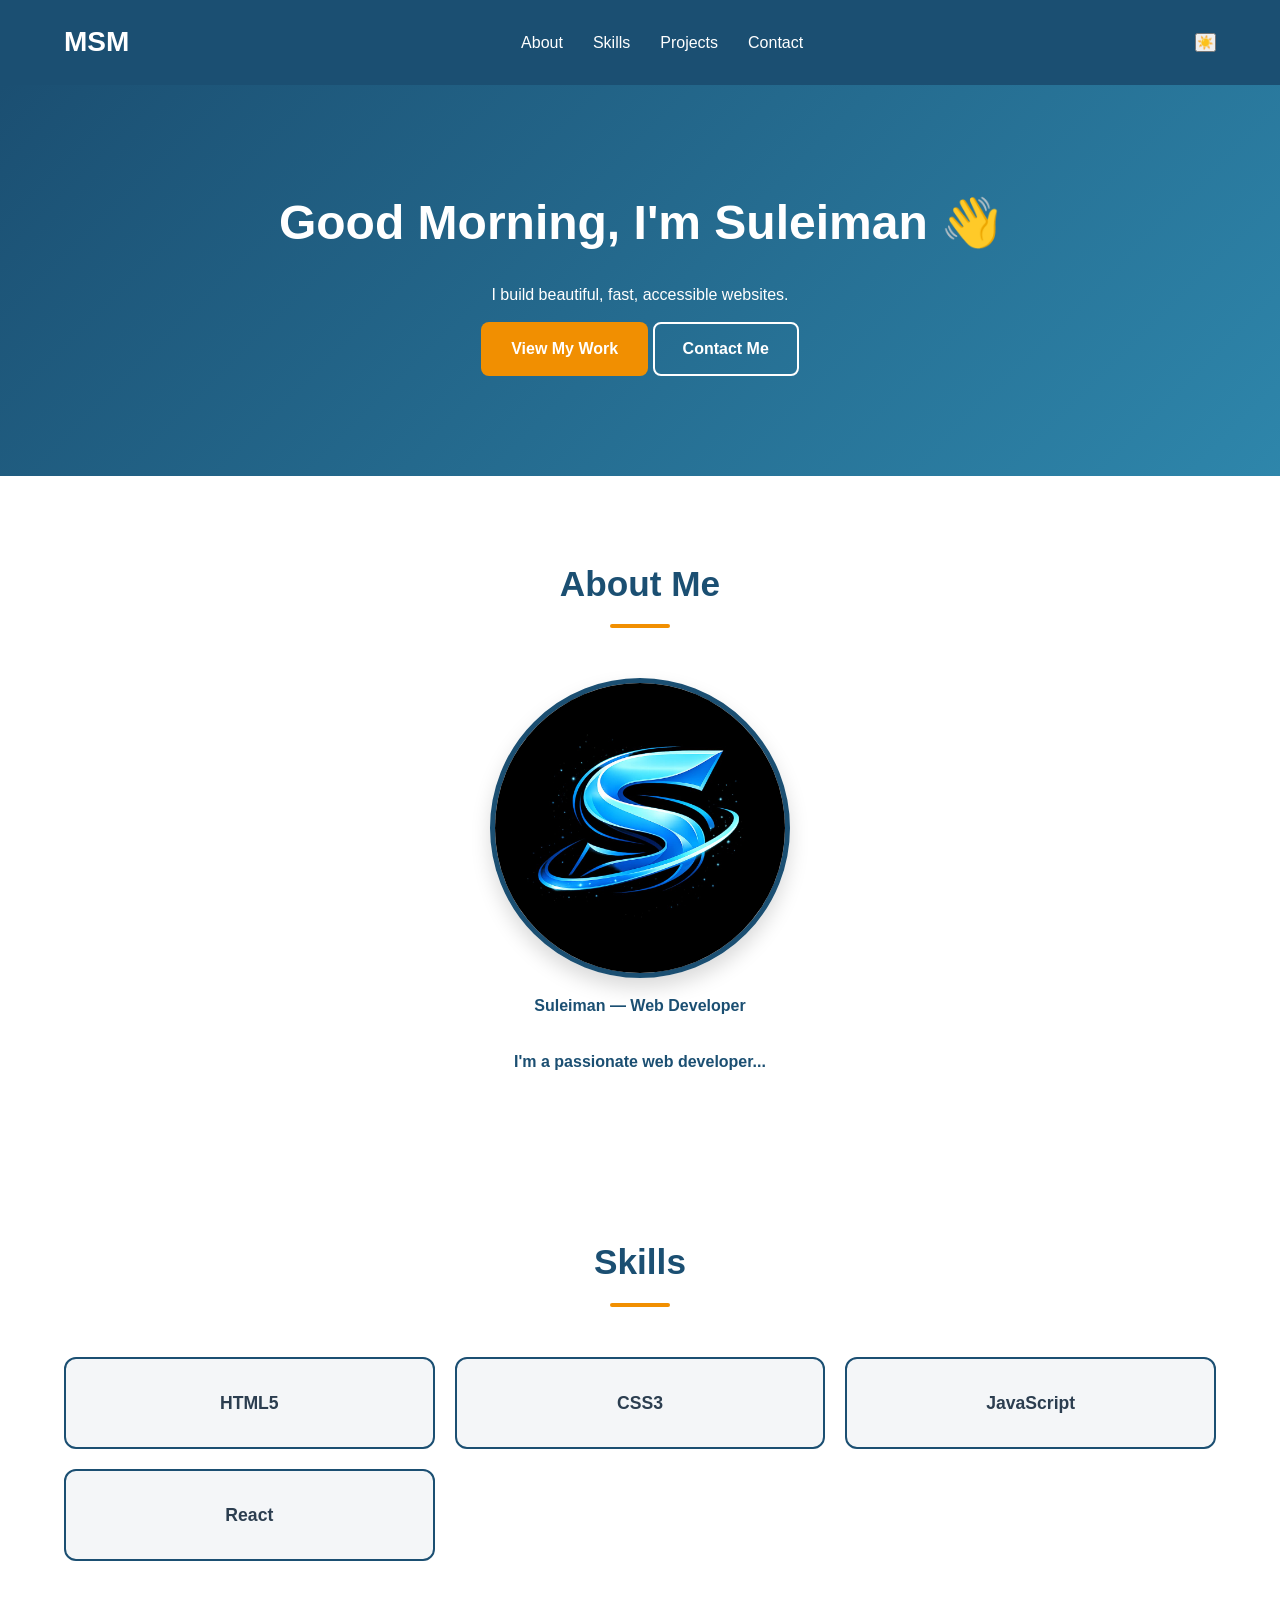
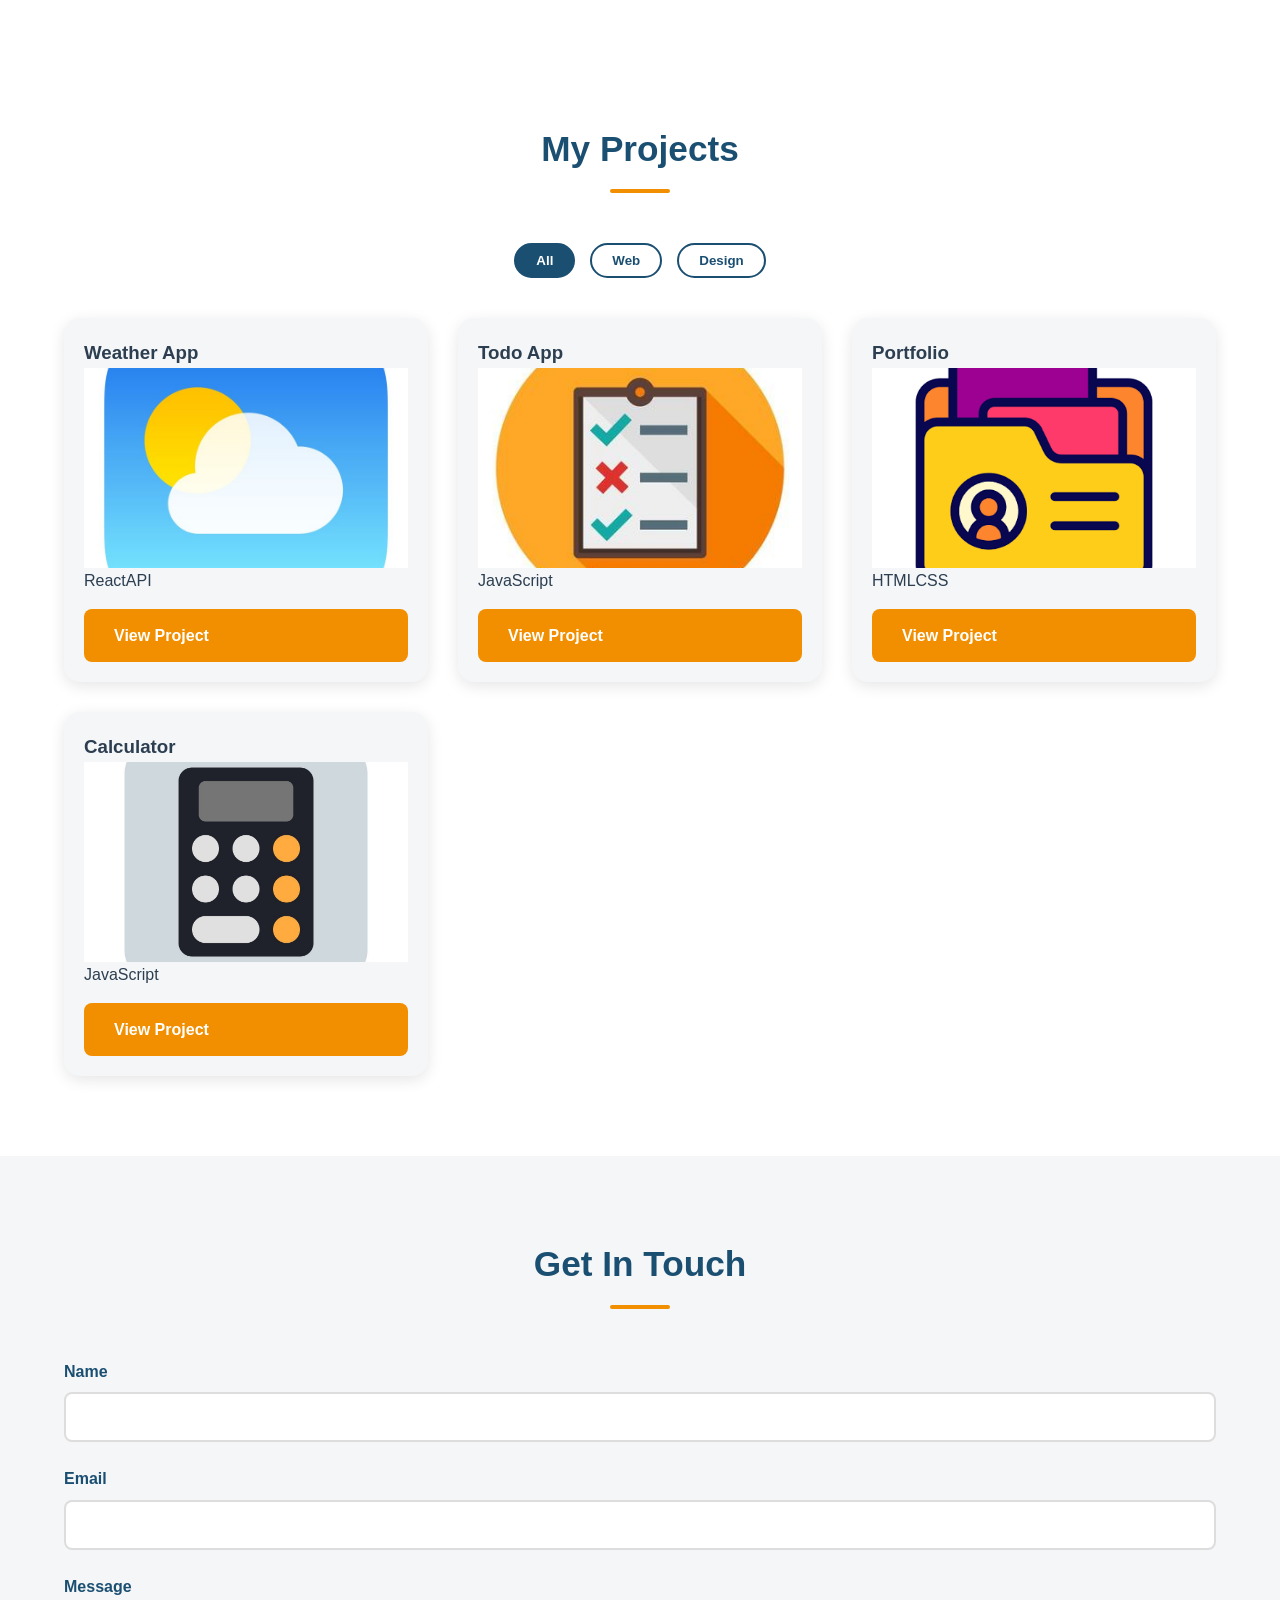
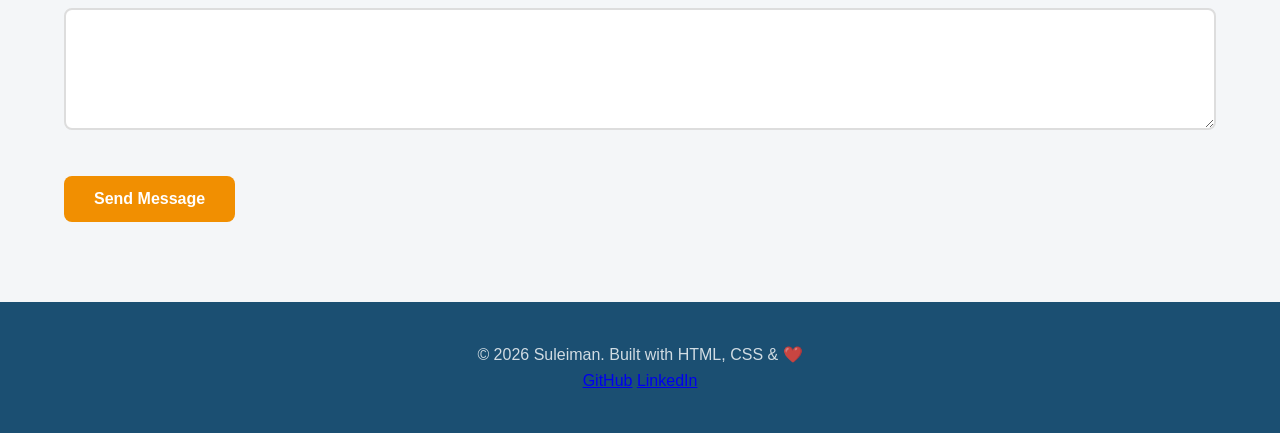
<file: index.html>
<!DOCTYPE html>
<html lang="en">
<head>
    <meta charset="UTF-8">
    <meta name="viewport" content="width=device-width, initial-scale=1.0">
    <title>Suleiman | Web Developer</title>
    <meta name="description" content="Portfolio of Suleiman, web developer">
    <meta property="og:title" content="Suleiman | Web Developer">
    <meta property="og:image" content="preview.jpg">
    <link rel="icon" href="favicon.ico">
    <link rel="stylesheet" href="styles.css">  <!-- Ready for Day 5! -->
</head>
<body>
 
    <!-- HEADER + NAVIGATION -->
    <header class="site-header">
        <nav class="navbar">
            <div class="logo">MSM</div>
            <ul class="nav-links">
                <li><a href="#about">About</a></li>
                <li><a href="#skills">Skills</a></li>
                <li><a href="#projects">Projects</a></li>
                <li><a href="#contact">Contact</a></li>
            </ul>
                            <!-- FOR DARK MODE -->
            <button class="theme-toggle" aria-label="Toggle Dark Mode" title="Toggle Dark Mode">
                🌙
            </button>
            <!-- Mobile Menu -->
                <button
                    class="menu-toggle"
                    aria-label="Toggle Navigation"
                    aria-expanded="false">
                    ☰
                </button>
        </nav>
    </header>
 
    <!-- MAIN CONTENT -->
    <main>
 
        <!-- HERO SECTION -->
        <section class="hero-section">
            <h1>Hi, I'm <span class="highlight">Suleiman</span> 👋</h1>
             <p class="tagline">I build beautiful, fast, accessible websites.</p>
            <div class="hero-buttons">
                <a href="#projects" class="btn btn-primary">View My Work</a>
                <a href="#contact" class="btn btn-secondary">Contact Me</a>
            </div>
        </section>
 
        <!-- ABOUT SECTION -->
        <section id="about" class="about-section">
            <h2>About Me</h2>
            <div class="about-content">
                <figure class="profile-figure">
                    <img src="images/profile.jpg" alt="Suleiman profile photo" width="300">
                    <figcaption>Suleiman — Web Developer</figcaption>
                </figure>
                <div class="about-text">
                    <p>I'm a passionate web developer...</p>
                </div>
            </div>
        </section>
 
        <!-- SKILLS SECTION -->
        <section id="skills" class="skills-section">
            <h2>Skills</h2>
            <div class="skills-grid">
                <div class="skill-item" data-level="90">HTML5</div>
                <div class="skill-item" data-level="80">CSS3</div>
                <div class="skill-item" data-level="75">JavaScript</div>
                <div class="skill-item" data-level="65">React</div>
            </div>
        </section>
 
        <!-- PROJECTS SECTION -->
        <section id="projects" class="projects-section">
            <h2>My Projects</h2>
            <div class= "project-filters">
                <!--The data-filter attribute is what our JS will read-->
                <button class="filter-btn active" data-filter="all">All</button>
                <button class="filter-btn " data-filter="web">Web</button>
                <button class="filter-btn " data-filter="design">Design</button>
            </div>
            <div class="projects-grid">
                <article class="project-card" data-category="web">
                    <img src="images/weather.jpg" alt="Weather App screenshot">
                    <div class="project-card-body">
                        <h3>Weather App</h3>
                    <p>Real-time weather dashboard using OpenWeather API</p>
                    <div class="project-tags">
                        <span class="tag">React</span>
                        <span class="tag">API</span>
                    </div>
                    <a href="#" class="btn btn-primary">Live Demo</a>
                    <a href="#" class="btn btn-primary">GitHub</a>
                    </div>
                </article>                
            </div>
        </section>
 
        <!-- CONTACT SECTION -->
        <section id="contact" class="contact-section">
            <h2>Get In Touch</h2>
            <form id="contact-form" action="#" method="POST" novalidate>
                <div class="form-group">
                    <label for="name">Name</label>
                    <input type="text" id="name" name="name" required>
                </div>
                <div class="form-group">
                    <label for="email">Email</label>
                    <input type="email" id="email" name="email" required>
                </div>
                <div class="form-group">
                    <label for="message">Message</label>
                    <textarea id="message" name="message" rows="5" required></textarea>
                </div>
                <button type="submit" class="btn btn-primary">Send Message</button>
            </form>
        </section>
 
    </main>
 
    <!-- FOOTER -->
  <footer class="site-footer">
    <p>
        &copy; <span class="footer-year">1999</span> Suleiman.
        Built with HTML, CSS & ❤️
    </p>
 
    <nav aria-label="Social links">
        <a href="https://github.com/md-suleiman" target="_blank">GitHub</a>
        <a href="https://linkedin.com/in/mdsuleiman" target="_blank">LinkedIn</a>
    </nav>
 </footer>
 
    <!-- JavaScript will go here from Day 8! -->
    <script src="script.js"></script>
</body>
</html>
</file>
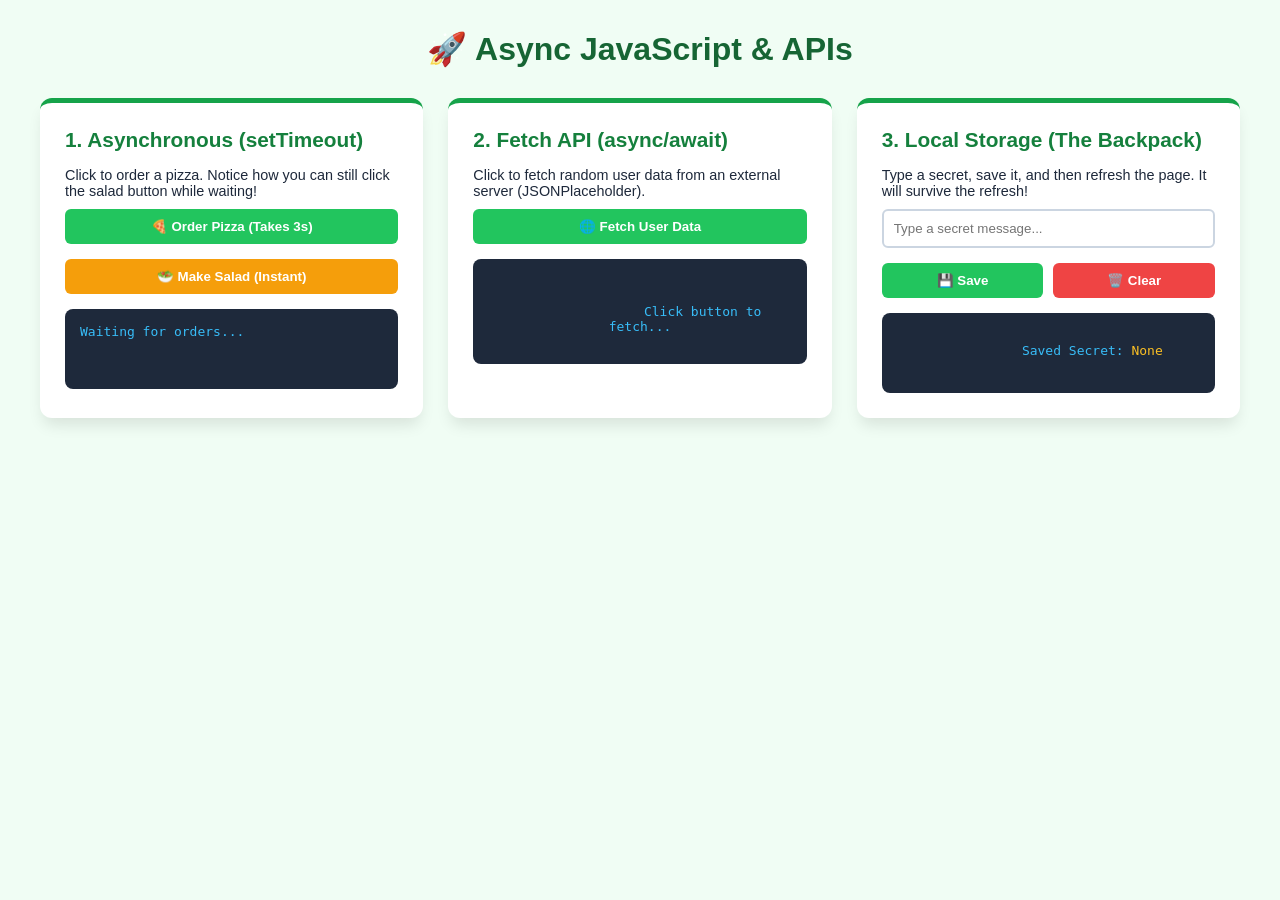
<file: async.html>
<!DOCTYPE html>
<html lang="en">
<head>
    <meta charset="UTF-8">
    <meta name="viewport" content="width=device-width, initial-scale=1.0">
    <title>Day 11: Async, APIs & Storage</title>
    <style>
        * { box-sizing: border-box; margin: 0; padding: 0; }
        body {
            font-family: 'Segoe UI', Tahoma, Geneva, Verdana, sans-serif;
            background-color: #f0fdf4;
            color: #1e293b;
            padding: 30px;
        }
        h1 { text-align: center; color: #166534; margin-bottom: 30px; }
 
        .grid {
            display: grid;
            grid-template-columns: repeat(auto-fit, minmax(300px, 1fr));
            gap: 25px;
            max-width: 1200px;
            margin: 0 auto;
        }
 
        .card {
            background: white;
            padding: 25px;
            border-radius: 12px;
            box-shadow: 0 10px 15px -3px rgba(0, 0, 0, 0.1);
            border-top: 5px solid #16a34a;
        }
 
        h2 { font-size: 1.3rem; margin-bottom: 15px; color: #15803d; }
 
        button {
            background-color: #22c55e;
            color: white;
            border: none;
            padding: 10px 15px;
            border-radius: 6px;
            font-weight: bold;
            cursor: pointer;
            width: 100%;
            margin-bottom: 15px;
            transition: 0.3s;
        }
        button:hover { background-color: #16a34a; }
        button:disabled { background-color: #94a3b8; cursor: not-allowed; }
 
        .output {
            background: #1e293b;
            color: #38bdf8;
            padding: 15px;
            border-radius: 8px;
            font-family: monospace;
            min-height: 80px;
            white-space: pre-wrap;
            word-wrap: break-word;
        }
 
        /* Loading Spinner */
        .loader {
            border: 4px solid #f3f3f3;
            border-top: 4px solid #38bdf8;
            border-radius: 50%;
            width: 30px;
            height: 30px;
            animation: spin 1s linear infinite;
            display: none;
            margin: 0 auto;
        }
        @keyframes spin { 0% { transform: rotate(0deg); } 100% { transform: rotate(360deg); } }
 
        input {
            width: 100%;
            padding: 10px;
            margin-bottom: 15px;
            border: 2px solid #cbd5e1;
            border-radius: 6px;
        }
    </style>
</head>
<body>
 
    <h1>🚀 Async JavaScript & APIs</h1>
 
    <div class="grid">
       
        <!-- 1. setTimeout Demo -->
        <div class="card">
            <h2>1. Asynchronous (setTimeout)</h2>
            <p style="margin-bottom:10px; font-size:0.9rem;">Click to order a pizza. Notice how you can still click the salad button while waiting!</p>
            <button id="btn-pizza" onclick="orderPizza()">🍕 Order Pizza (Takes 3s)</button>
            <button id="btn-salad" onclick="makeSalad()" style="background-color: #f59e0b;">🥗 Make Salad (Instant)</button>
            <div class="output" id="async-output">Waiting for orders...</div>
        </div>
 
        <!-- 2. Fetch API Demo -->
        <div class="card">
            <h2>2. Fetch API (async/await)</h2>
            <p style="margin-bottom:10px; font-size:0.9rem;">Click to fetch random user data from an external server (JSONPlaceholder).</p>
            <button id="btn-fetch" onclick="fetchUserData()">🌐 Fetch User Data</button>
            <div class="output" id="fetch-output" style="text-align: center;">
                <div class="loader" id="loader"></div>
                <span id="fetch-text">Click button to fetch...</span>
            </div>
        </div>
 
        <!-- 3. LocalStorage Demo -->
        <div class="card">
            <h2>3. Local Storage (The Backpack)</h2>
            <p style="margin-bottom:10px; font-size:0.9rem;">Type a secret, save it, and then refresh the page. It will survive the refresh!</p>
            <input type="text" id="secret-input" placeholder="Type a secret message...">
            <div style="display: flex; gap: 10px;">
                <button onclick="saveSecret()">💾 Save</button>
                <button onclick="clearSecret()" style="background-color: #ef4444;">🗑️ Clear</button>
            </div>
            <div class="output" id="storage-output">
                Saved Secret: <span style="color: #fbbf24;" id="saved-text">None</span>
            </div>
        </div>
 
    </div>
 
    <script>
        /* =========================================
           1. ASYNC (setTimeout)
           ========================================= */
        const asyncOutput = document.getElementById('async-output');
 
        function orderPizza() {
            asyncOutput.innerHTML += "\n> 🍕 Pizza ordered! Cooking in background...";
           
            // This is asynchronous! It sets a timer and moves on.
            setTimeout(() => {
                asyncOutput.innerHTML += "\n> ✅ DING! Pizza is ready!";
            }, 10000);
        }
 
        function makeSalad() {
            // This is synchronous! It happens instantly.
            asyncOutput.innerHTML += "\n> 🥗 Salad prepared instantly!";
        }
 
 
        /* =========================================
           2. FETCH API (async / await)
           ========================================= */
        async function fetchUserData() {
            const fetchBtn = document.getElementById('btn-fetch');
            const fetchText = document.getElementById('fetch-text');
            const loader = document.getElementById('loader');
 
            // UI loading state
            fetchBtn.disabled = true;
            fetchText.style.display = 'none';
            loader.style.display = 'block';
 
            try {
                // 1. Send the waiter to the kitchen
                const response = await fetch('https://jsonplaceholder.typicode.com/users/1');
               
                // 2. Unwrap the JSON data
                const user = await response.json();
                console.log('User Data- ',user);
 
                // 3. Display it    
                fetchText.style.display = 'block';
                fetchText.style.textAlign = 'left';
                fetchText.innerHTML = `Name: ${user.name}\nEmail: ${user.email}\nCity: ${user.address.city}`;
 
            } catch (error) {
                // If internet drops or URL is wrong
                fetchText.style.display = 'block';
                fetchText.innerHTML = "❌ Error fetching data!";
                console.error(error);
            } finally {
                // Clean up UI
                loader.style.display = 'none';
                fetchBtn.disabled = false;
            }
        }
 
 
        /* =========================================
           3. LOCAL STORAGE
           ========================================= */
        const secretInput = document.getElementById('secret-input');
        const savedText = document.getElementById('saved-text');
 
        // Check the backpack as soon as the page loads!
        function loadSecretOnStart() {
            const saved = localStorage.getItem('mySecret');
            if (saved) {
                savedText.textContent = saved;
            }
        }
 
        function saveSecret() {
            const secretValue = secretInput.value;
            if (!secretValue) return;
 
            // Put it in the backpack
            localStorage.setItem('mySecret', secretValue);
           
            // Update UI
            savedText.textContent = secretValue;
            secretInput.value = ''; // clear input
            alert('Secret saved to Local Storage! Try refreshing the page.');
        }
 
        function clearSecret() {
            // Remove from backpack
            localStorage.removeItem('mySecret');
            savedText.textContent = 'None';
        }
 
        // Run this immediately when script loads
        loadSecretOnStart();
 
    </script>
</body>
</html>
</file>
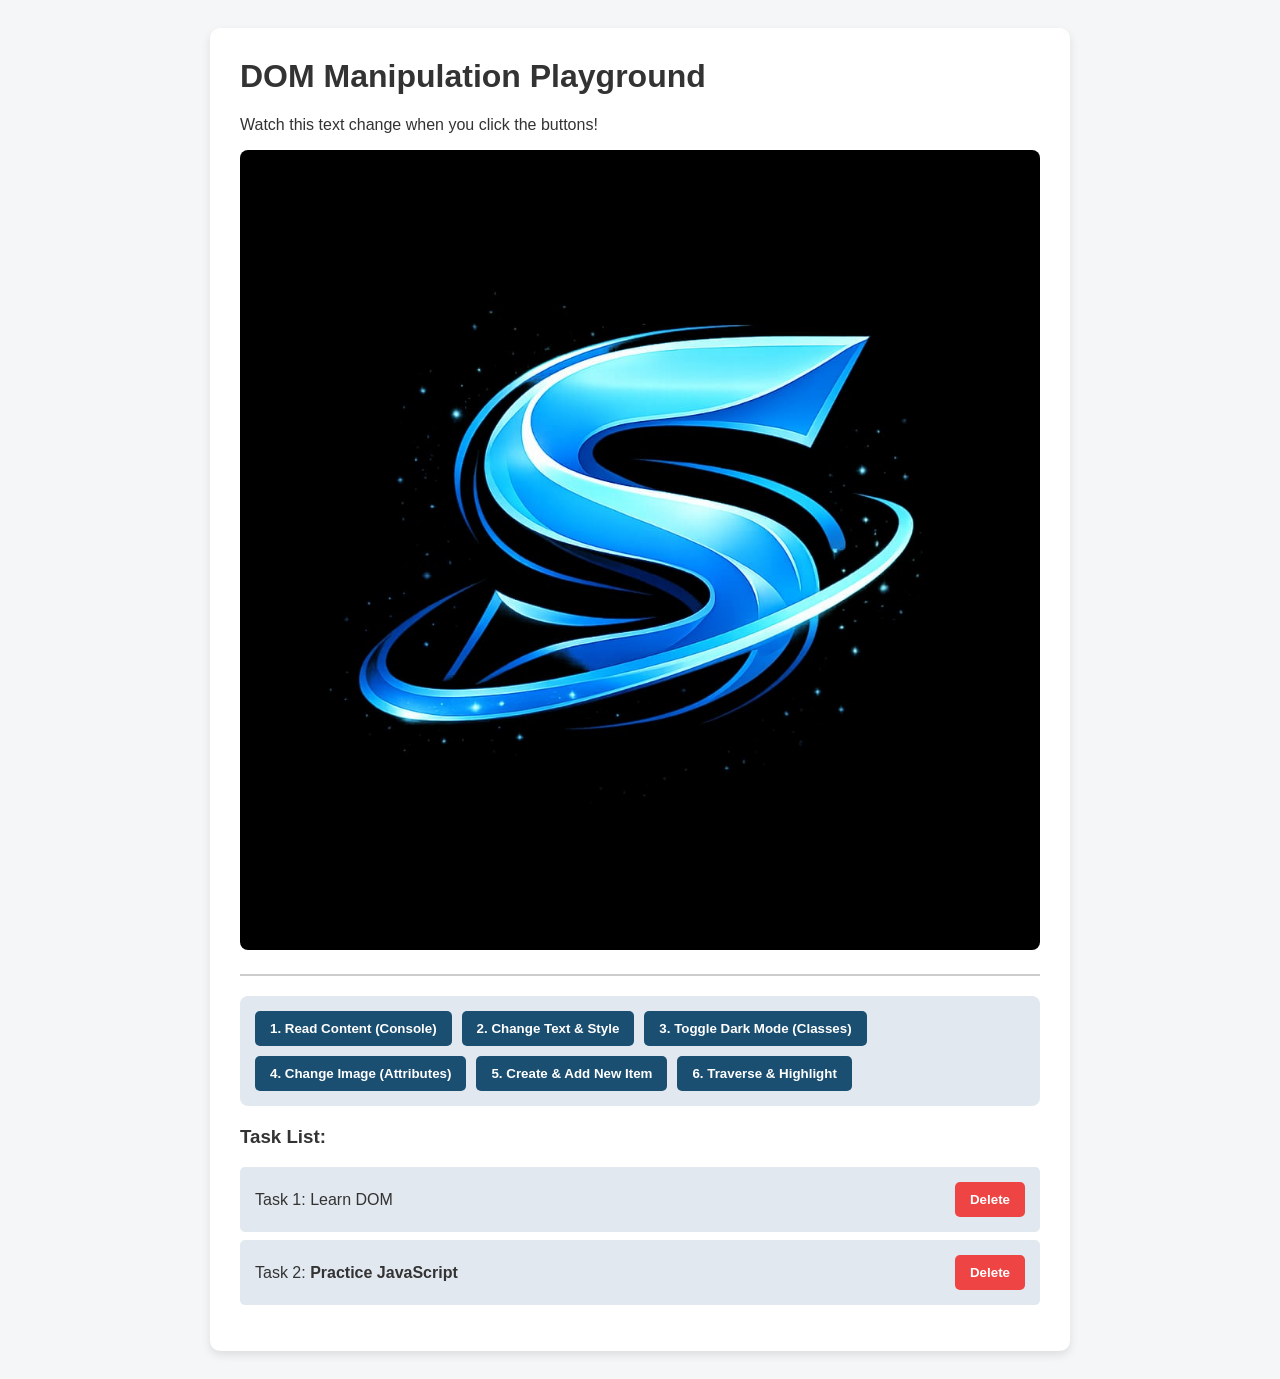
<file: dom.html>
<!DOCTYPE html>
<html lang="en">
<head>
    <meta charset="UTF-8">
    <meta name="viewport" content="width=device-width, initial-scale=1.0">
    <title>Day 9: DOM Manipulation</title>
    <style>
        /* Basic Styling so our playground looks nice */
        body {
            font-family: 'Segoe UI', Tahoma, Geneva, Verdana, sans-serif;
            background-color: #f4f6f8;
            color: #333;
            padding: 20px;
            transition: background-color 0.3s, color 0.3s;
        }
 
        .container {
            max-width: 800px;
            margin: 0 auto;
            background: white;
            padding: 30px;
            border-radius: 10px;
            box-shadow: 0 4px 10px rgba(0,0,0,0.1);
        }
 
        h1 { margin-top: 0; }
 
        /* A class we will toggle using JavaScript */
        .dark-mode {
            background-color: #1a1a1a;
            color: #f4f6f8;
        }
        .dark-mode .container {
            background-color: #2d2d2d;
            box-shadow: 0 4px 10px rgba(255,255,255,0.05);
        }
 
        .control-panel {
            display: flex;
            flex-wrap: wrap;
            gap: 10px;
            margin-bottom: 20px;
            padding: 15px;
            background: #e2e8f0;
            border-radius: 8px;
        }
 
        .dark-mode .control-panel { background: #475569; }
 
        button {
            padding: 10px 15px;
            background-color: #1B4F72;
            color: white;
            border: none;
            border-radius: 5px;
            cursor: pointer;
            font-weight: bold;
        }
        button:hover { background-color: #F18F01; }
       
        button:disabled {
            background-color: #94a3b8;
            cursor: not-allowed;
        }
 
        ul {
            list-style: none;
            padding: 0;
        }
 
        li {
            background: #e2e8f0;
            margin: 8px 0;
            padding: 15px;
            border-radius: 5px;
            display: flex;
            justify-content: space-between;
            align-items: center;
        }
       
        .dark-mode li { background: #334155; }
 
        .delete-btn {
            background-color: #ef4444;
        }
        .delete-btn:hover { background-color: #b91c1c; }
 
        /* A class to demonstrate classList.add() */
        .highlight {
            border-left: 5px solid #F18F01;
            font-weight: bold;
        }
    </style>
</head>
<body>
 
    <div class="container">
        <!-- Element to demonstrate text and style changes -->
        <h1 id="main-title">DOM Manipulation Playground</h1>
        <p id="subtitle">Watch this text change when you click the buttons!</p>
 
        <!-- Element to demonstrate attributes -->
        <img id="demo-image" src="images/profile.jpg" alt="Placeholder image" style="border-radius: 8px; max-width: 100%;">
 
        <hr style="margin: 20px 0; border: 1px solid #ccc;">
 
        <!-- Control Panel for Instructor to click -->
        <div class="control-panel">
            <button id="btn-read">1. Read Content (Console)</button>
            <button id="btn-change">2. Change Text & Style</button>
            <button id="btn-class">3. Toggle Dark Mode (Classes)</button>
            <button id="btn-attr">4. Change Image (Attributes)</button>
            <button id="btn-add">5. Create & Add New Item</button>
            <button id="btn-traverse">6. Traverse & Highlight</button>
        </div>
 
        <!-- Element to demonstrate NodeLists, Traversal, and Removal -->
        <h3>Task List:</h3>
        <ul id="task-list">
            <li class="task-item">
                <span>Task 1: Learn DOM</span>
                <button class="delete-btn">Delete</button>
            </li>
            <li class="task-item">
                <span>Task 2: <strong>Practice JavaScript</strong></span>
                <button class="delete-btn">Delete</button>
            </li>
        </ul>
    </div>
 
    <!-- JAVASCRIPT STARTS HERE -->
    <script>
        /* ========================================================
           CONCEPT 1 & 2: Selecting Elements & Reading Content
           (querySelector, querySelectorAll, textContent, innerHTML)
           ========================================================
        */
        document.getElementById('btn-read').addEventListener('click', () => {
            // Select ALL list items (Returns a NodeList)
            const tasks = document.querySelectorAll('.task-item');
            console.log(`Found ${tasks.length} tasks!`);
 
            // Read content of the second task (Index 1)
            const secondTaskSpan = tasks[1].querySelector('span');
           
            console.log("--- Reading Content ---");
            console.log("textContent:", secondTaskSpan.textContent); // Plain text
            console.log("innerHTML:", secondTaskSpan.innerHTML);     // Shows the <strong> tags!
            alert("Check your browser Console (F12) to see the read content!");
        });
 
 
        /* ========================================================
           CONCEPT 3: Changing Content and Changing Styles
           ========================================================
        */
        document.getElementById('btn-change').addEventListener('click', () => {
            const title = document.querySelector('#main-title');
           
            // Changing content
            title.textContent = "JavaScript is Awesome! 🚀";
           
            // Changing styles (Inline styles)
            title.style.color = "#1B4F72";
            title.style.textAlign = "center";
            title.style.fontSize = "40px";
        });
 
 
        /* ========================================================
           CONCEPT 4: Working with Classes
           (classList.add, remove, toggle)
           ========================================================
        */
        document.getElementById('btn-class').addEventListener('click', () => {
            const bodyElement = document.querySelector('body');
           
            // Toggle acts like a light switch!
            // If the class is there, it removes it. If it's missing, it adds it.
            bodyElement.classList.toggle('dark-mode');
        });
 
 
        /* ========================================================
           CONCEPT 5: Working with Attributes
           (getAttribute, setAttribute)
           ========================================================
        */
        document.getElementById('btn-attr').addEventListener('click', (event) => {
            const img = document.getElementById('demo-image');
           
            // Read the current source
            const currentSrc = img.getAttribute('src');
            console.log("Old Image Source:", currentSrc);
 
            // Change to a new image using setAttribute
            img.setAttribute('src', 'images/weather.jpg');
            img.setAttribute('alt', 'New customized image');
 
            // Disable this button so we can't click it again
            console.log("What is event ??? ",event);
            event.target.setAttribute('disabled', 'true');
            event.target.textContent = "Image Changed!";
        });
 
 
        /* ========================================================
           CONCEPT 6 & 7: Creating & Adding Elements
           (createElement, appendChild)
           ========================================================
        */
        let taskCount = 2; // Keep track of tasks
       
        document.getElementById('btn-add').addEventListener('click', () => {
            taskCount++;
            const list = document.getElementById('task-list');
 
            // 1. Create the new elements
            const newLi = document.createElement('li');
            newLi.classList.add('task-item'); // Add class
 
            const newSpan = document.createElement('span');
            newSpan.textContent = `Task ${taskCount}: New dynamically added task!`;
 
            const newBtn = document.createElement('button');
            newBtn.textContent = "Delete";
            newBtn.classList.add('delete-btn');
 
            // 2. Assemble them (Add span and btn INTO the li)
            newLi.appendChild(newSpan);
            newLi.appendChild(newBtn);
 
            // 3. Insert into the page (Add li INTO the ul)
            list.prepend(newLi); // Try .prepend(newLi) to add it to the top!
        });
 
 
        /* ========================================================
           CONCEPT 8 & 9: DOM Traversal & Removing Elements
           (parentElement, nextElementSibling, remove)
           ========================================================
        */
       
        // --- TRAVERSAL DEMO ---
        document.getElementById('btn-traverse').addEventListener('click', () => {
            const list = document.getElementById('task-list');
           
            // Go to the UL, find its FIRST child, then move to the NEXT sibling (the 2nd item)
            const firstItem = list.firstElementChild;
            console.log('First Element:',firstItem);
           
            if (firstItem && firstItem.nextElementSibling) {
                const secondItem = firstItem.nextElementSibling;
                // Add a highlight class to the sibling
                secondItem.classList.add('highlight');
            } else {
                alert("Not enough items to traverse to a sibling!");
            }
        });
 
        // --- REMOVAL DEMO ---
        // We attach an event listener to the UL (Event Delegation - a bit advanced,
        // but it ensures newly created buttons also work!)
        document.getElementById('task-list').addEventListener('click', (event) => {
            console.log('event.target.classList- ',event.target.classList);
           
            // Check if what we clicked contains the class 'delete-btn'
            if (event.target.classList.contains('delete-btn')) {
               
                // TRAVERSAL: The button was clicked. We need to find its Parent (the <li>)
                const listItemToRemove = event.target.parentElement;
               
                // REMOVAL: Delete the <li> from the DOM entirely
                listItemToRemove.remove();
            }
        });
 
    </script>
</body>
</html>
</file>
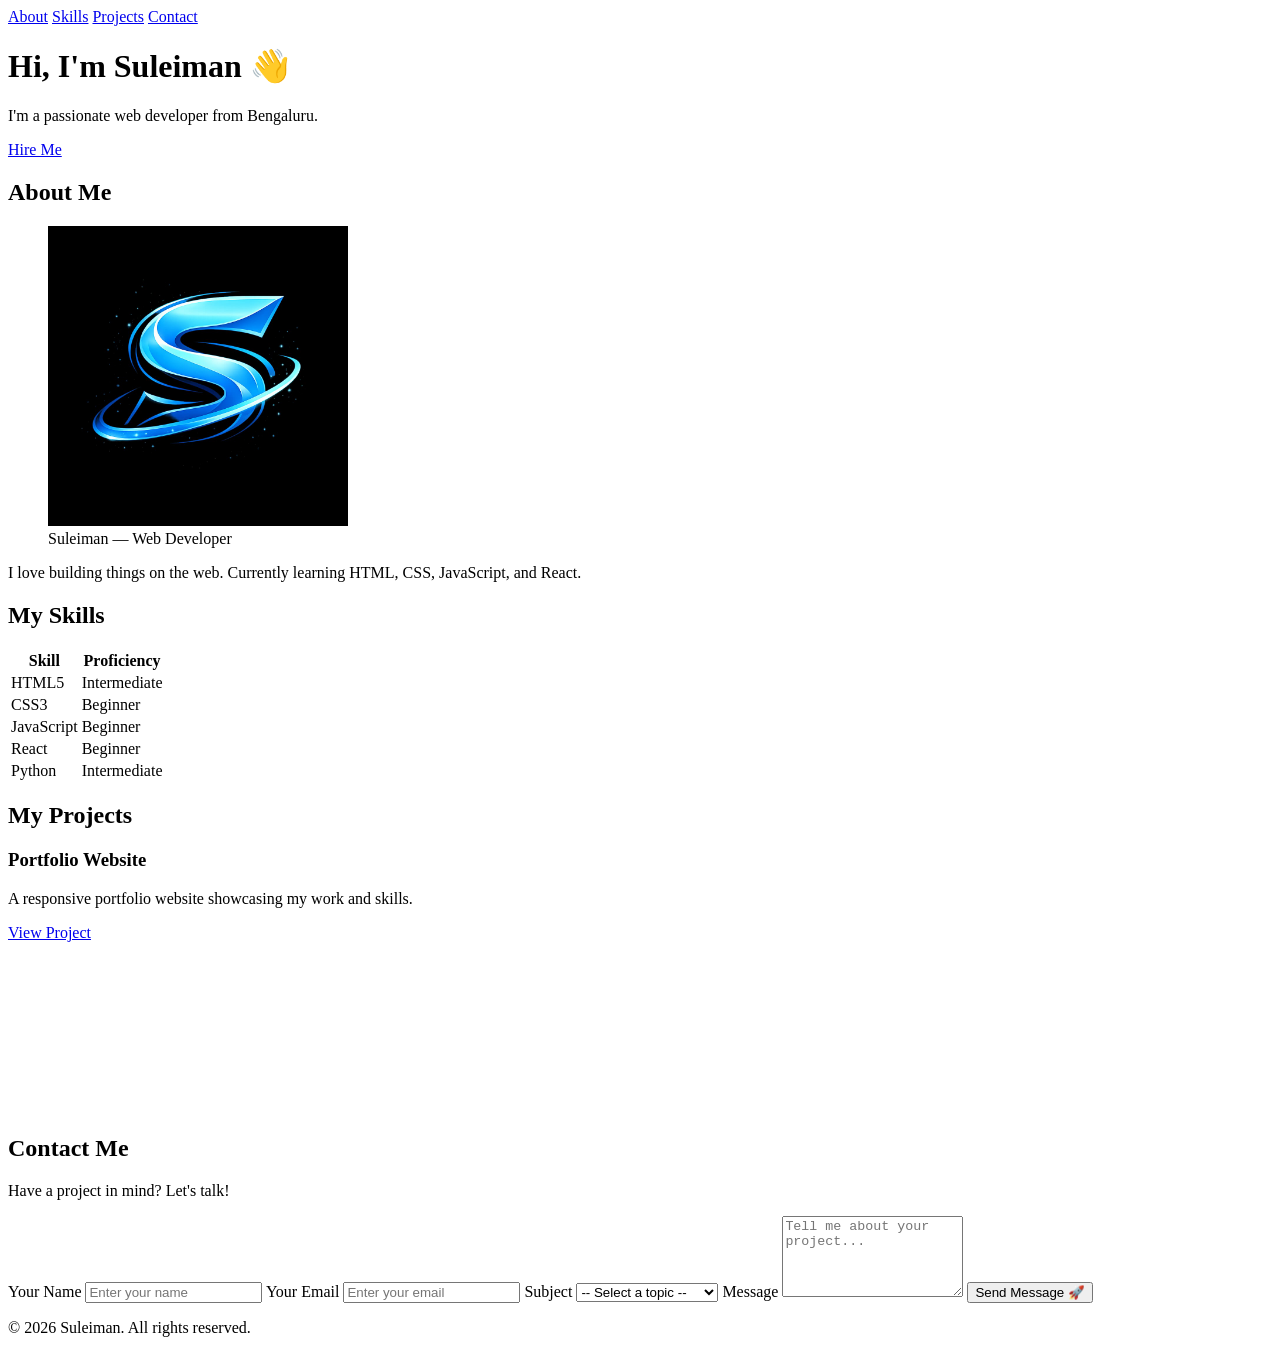
<file: index1.html>
<!DOCTYPE html>
<html lang="en">
<head>
    <meta charset="UTF-8">
    <meta name="viewport" content="width=device-width, initial-scale=1.0">
    <!-- SEO Meta Tags -->
    <meta name="description" content="Full stack developer specializing in React, Node.js, and modern web technologies. Available for freelance projects and collaborations.">
    <meta name="keywords" content="Suleiman, Portfolio, Web Developer, React, Node.js, JavaScript, HTML, CSS, Freelance Developer">
    <meta name="author" content="Suleiman">
    <title>My Portfolio | Suleiman</title>
    <!-- Open Graph Meta Tags for Social Media Sharing -->
    <meta property="og:title" content="My Portfolio | Suleiman">
    <meta property="og:description" content="Full stack developer specializing in React, Node.js, and modern web technologies. Available for freelance projects and collaborations.">
    <meta property="og:image" content="images/profile.jpg">
    <meta property="og:url" content="[Your Portfolio URL]">
    <meta property="og:type" content="website">
    <!-- Twitter Card Meta Tags -->
    <meta name="twitter:card" content="summary_large_image">
    <meta name="twitter:title" content="My Portfolio | Suleiman">
    <meta name="twitter:description" content="Full stack developer specializing in React, Node.js, and modern web technologies. Available for freelance projects and collaborations.">
    <meta name="twitter:image" content="images/profile.jpg">
    <!--Favicon-->
    <link rel="icon" type="image/png" href="images/favicon.png" alt="Favicon">
</head>
<body>
 
    <!-- NAVIGATION -->
    <nav>
        <a href="#about">About</a>
        <a href="#skills">Skills</a>
        <a href="#projects">Projects</a>
        <a href="#contact">Contact</a>
    </nav>
 
    <!-- HERO SECTION -->
    <header>
        <h1>Hi, I'm Suleiman 👋</h1>
        <p>I'm a passionate web developer from Bengaluru.</p>
        <a href="#contact">Hire Me</a>
    </header>
 
    <!-- ABOUT SECTION -->
    <section id="about">
        <h2>About Me</h2>
        <figure class="profile-figure">
                    <img src="images/profile.jpg" alt="Suleimanprofile photo" width="300">
                    <figcaption>Suleiman — Web Developer</figcaption>
                </figure>
        <p>I love building things on the web. Currently learning HTML, CSS,
           JavaScript, and React. 
    </p>
    </section>
 
    <!-- SKILLS SECTION -->
    <section id="skills">
        <h2>My Skills</h2>
        <table>
            <tr>
                <th>Skill</th>
                <th>Proficiency</th>
            </tr>
            <tr>
                <td>HTML5</td>
                <td>Intermediate</td>
            </tr>
            <tr>
                <td>CSS3</td>
                <td>Beginner</td>
            </tr>
            <tr>
                <td>JavaScript</td>
                <td>Beginner</td>
            </tr>
            <tr>
                <td>React</td>
                <td>Beginner</td>
            </tr>
            <tr>
                <td>Python</td>
                <td>Intermediate</td>
            </tr>
        </table>
    </section>
 
    <!-- PROJECTS SECTION -->
    <section id="projects">
        <h2>My Projects</h2>
        <div class="project-card">
            <h3>Portfolio Website</h3>
            <p>A responsive portfolio website showcasing my work and skills.</p>
            <a href="#">View Project</a>
        </div>
         <!--Embed YouTube Video (iframe)-->
            <iframe width="300" height="169" src="https://www.youtube.com/embed/tqjJrXd27m4" title="YouTube video player" frameborder="0" allowfullscreen sandbox="allow-same-origin allow-scripts"></iframe>
    </section>
 
    <!-- CONTACT SECTION -->
    <section id="contact">
    <h2>Contact Me</h2>
    <p>Have a project in mind? Let's talk!</p>
 
    <form action="#" method="POST">
        <label for="name">Your Name</label>
        <input type="text" id="name" name="name"
               placeholder="Enter your name" required>
 
        <label for="email">Your Email</label>
        <input type="email" id="email" name="email"
               placeholder="Enter your email" required>
               <label for="subject">Subject</label>
        <select id="subject" name="subject">
            <option value="">-- Select a topic --</option>
            <option value="hire">I want to hire you</option>
            <option value="collab">I want to collaborate</option>
            <option value="other">Other</option>
        </select>
 
        <label for="message">Message</label>
        <textarea id="message" name="message" rows="5"
                  placeholder="Tell me about your project..." required></textarea>
 
        <button type="submit" aria-label="Submit button">Send Message 🚀</button>
    </form>
</section>
 
    <!-- FOOTER -->
    <footer>
        <p>&copy; 2026 Suleiman. All rights reserved.</p>
    </footer>
 
</body>
</html>
</file>
<file: styles.css>
/* styles.css - Start styling your potfolio website here */
/* === RESET & BASE === */
*{
    margin: 0;
    padding: 0;
    box-sizing: border-box;
}
/* CSS Custom Properties (variables) - DRY Principle */
:root {
    --primary: #1B4F72;
    --accent: #F18F01;
    --text: #2C3E50;
    --light: #F4F6F8;
    --white: #FFFFFF;
    --font-main: 'Segoe UI', Tahoma, Geneva, Verdana, sans-serif;
 
}
body {
    font-family: var(--font-main);
    color: var(--text);
    line-height: 1.6;
    background-color: var(--white);
}
/* NAVIGATION */
.site-header{
    position: sticky;
    top: 0;
    z-index: 1000;
    background: var(--primary);
    transition: background 0.3s ease, box-shadow 0.3s ease; /*Day 9*/
}
.navbar {
    display: flex;
    justify-content: space-between;
    align-items: center;
    padding: 20px 5%;
   
}
.logo{
    font-size: 28px;
    font-weight: bold;
    color: var(--white);
}
.nav-links {
    list-style: none;
    display: flex;
    gap: 30px;
}
.nav-links a {
    color: var(--white);
    text-decoration: none;
    font-weight: 500;
    transition: color 0.3s;
}
.nav-links a:hover {
    color: var(--accent);
 
}
.nav-links a.active{
    color: var(--accent);
    font-weight: bold;
    border-bottom: 2px solid var(--accent);
}

/* === BUTTON STYLES === */
.btn{
    display: inline-block;
    padding: 12px 28px;
    border-radius: 8px;
    text-decoration: none;
    font-weight: 600;
    font-size: 1rem;
    cursor: pointer;
    border: 2px solid transparent;
    transition: all 0.3s ease;
    margin-top: 15px;
     
}
.btn-primary{
    background: var(--accent);
    color: var(--white);
   
}
.btn-primary:hover{
    background: transparent;
    color: var(--accent);
    border-color: var(--accent);
}
.btn-secondary{
    background: transparent;
    color: var(--white);
    border-color: var(--white);
}
.btn-secondary:hover{
    background: var(--white);
    color: var(--primary);
}
.project-filters{
    display: flex;
    justify-content: center;
    gap: 15px;
    margin-bottom: 30px;
}
.filter-btn{
    padding: 8px 20px;
    background: transparent;
    border: 2px solid var(--primary);
    color: var(--primary);
    border-radius: 25px;
    cursor: pointer;
    font-weight: 600;
    transition: all 0.3s ease;
}
.filter-btn:hover,
.filter-btn.active{
    background: var(--primary);
    color: var(--white);
 
}

/* === SECTION STYLES === */
section{
    padding: 80px 5%;
}
section h2{
    text-align: center;
    font-size: 2.2rem;
    margin-bottom: 50px;
    color: var(--primary);
}
 
section h2::after{
    content: '';
    display: block;
    width: 60px;
    height: 4px;
    background: var(--accent);
    margin: 12px auto 0;
    border-radius: 2px;
}
 
 
/* HERO SECTION */
.hero-section {
    text-align: center;
    background: linear-gradient(135deg, var(--primary), #2E86AB);
    color: var(--white);
    padding: 100px 5%;
}
.hero-section h1 {
    font-size: 3rem;
    margin-bottom: 20px;
 
}

/* === ABOUT SECTION === */
.about-content{
    display: flex;
    flex-direction: column;
    align-items: center;
    justify-content: center;
    gap:30px;
    max-width: 1000px;
    margin: 0 auto;
    text-align: center;
}
.profile-figure{
    display: flex;
    flex-direction: column;
    align-items: center;
    text-align: center;
   
}
.profile-figure img{
   aspect-ratio: 1/1;
    object-fit: cover;
    border-radius: 50%;
    border: 5px solid var(--primary);
    box-shadow: 0 10px 20px rgba(0,0,0,0.15);
    transition: transform 0.3s ease;
}
 
.profile-figure img:hover{
    transform: scale(1.05); /* Slight zoom effect on hover */
}
figcaption{
    margin-top: 15px;
    font-weight: bold;
    color: var(--primary);
}
 
.about-text{
    max-width: 700px;
    text-align: center;
    font-weight: bold;
    color: var(--primary);
   
}

/* SKILLS SECTION */
.skills-grid{
    display:grid;
    grid-template-columns: repeat(auto-fill,minmax(300px,1fr));
    gap: 20px;
    margin-top: 40px;
    justify-items: space-between;
}
.skill-item{
    background: var(--light);
    border: 2px solid var(--primary);
    border-radius: 12px;
    padding: 30px 20px;
    text-align: center;
    font-weight: bold;
    font-size: 1.1rem;
    transition: transform 0.3s, box-shadow 0.3s;
}
.skill-item:hover{
    transform: translateY(-5px);
    box-shadow: 0 10px 30px rgba(0,0,0,0.15);
}

/* PROJECTS SECTION */
.projects-grid{
    display:grid;
    grid-template-columns: repeat(auto-fill,minmax(300px,1fr));
    gap: 30px;
    margin-top: 40px;
}
.project-card{
    background: var(--light);
    border-radius: 16px;
    overflow: hidden;
    box-shadow: 0 4px 15px rgba(0,0,0,0.1);
    transition: transform 0.3s, box-shadow 0.3s;
    display: flex;
    flex-direction: column;
}
.project-card:hover{
    transform: translateY(-8px);
    box-shadow: 0 15px 40px rgba(0,0,0,0.2);
}
.project-card img{
    width: 100%;
    height:200px;
    object-fit: cover;
}
.project-card-body{
  padding: 20px;
  flex: 1;
  display: flex;
  flex-direction: column;
}

/* === CONTACT FORM === */
.contact-section{
    background: var(--light);
}
 
.form-group{
    margin-bottom: 24px;
}
 
.form-group label{
    display: block;
    margin-bottom: 8px;
    font-weight: 600;
    color: var(--primary);
}
 
.form-group input,
.form-group textarea,
.form-select{
    width: 100%;
    padding: 14px 16px;
    border: 2px solid #DDD;
    border-radius: 8px;
    font-size: 1rem;
    transition: border-color 0.3s;
}
.form-group input:focus,
.form-group textarea:focus,
.form-group .form-select:focus{
    border-color: var(--primary);
    outline: none;
    box-shadow: 0 0 0 3px rgba(27, 79, 114, 0.2);
}

/* === FOOTER === */
.site-footer{
    background: var(--primary);
    color: rgba(255, 255, 255, 0.8);
    text-align: center;
    padding: 40px 5%;
}

/* === RESPONSIVE === */
@media (max-width: 768px){
    .hero-section h1 {font-size: 2rem;}
    .projects-grid {grid-template-columns: 1fr;}
}
/* CSS ADDED FOR MENU TOGGLE */
/* === MOBILE NAVIGATION ==== */
.menu-toggle{
    display: none;
    background: none;
    border: none;
    color: #fff;
    font-size: 30px;
    cursor: pointer;
 
}
@media (max-width:768px){
    .menu-toggle{
        display:block;
    }
    .nav-links{
        display:none;
        position:absolute;
        top:70px;
        left:0;
        width:100%;
        background:#1B4F72;
        flex-direction:column;
        text-align:center;
        padding:20px 0;
        gap:20px;
    }
.nav-links.open{
        display:flex;
 
    }
}
.site-header.scrolled{
    box-shadow: 0 2px 20px rgba(0, 0, 0, 0.2);
}

/* === ANIMATIONS === */
@keyframes fadeInUp{
    from { opacity: 0; transform: translateY(30px); }
    to { opacity: 1; transform: translateY(0); }
}
.hero-section h1{
    animation: fadeInUp 0.8s ease 0.2s both;
}
.tagline{
    animation: fadeInUp 0.8s ease 0.4s both;
}
.hero-buttons{
    animation: fadeInUp 0.8s ease 0.6s both;
}

/* FOR DARK MODE CSS CODE */
/* ========================================
   DARK MODE
======================================== */
 
 
/* Smooth Transition */
body,
.site-header,
.hero-section,
.skill-item,
.project-card,
.contact-section,
.site-footer,
input,
textarea,
.btn,
a {
    transition: all 0.3s ease;
}
 
 
/* Body */
body[data-theme="dark"] {
    background: #121212;
    color: #f5f5f5;
}
 
 
/* Header */
body[data-theme="dark"] .site-header,
body[data-theme="dark"] .navbar {
    background: #1a1a1a;
}
 
 
/* Navigation Links */
body[data-theme="dark"] .nav-links a {
    color: #ffffff;
}
 
 
body[data-theme="dark"] .nav-links a:hover,
body[data-theme="dark"] .nav-links a.active {
    color: #F18F01;
}
 
 
/* Logo */
body[data-theme="dark"] .logo {
    color: #ffffff;
}
 
 
/* Hero */
body[data-theme="dark"] .hero-section {
    background: linear-gradient(135deg, #111827, #1f2937);
}
 
 
/* Highlight */
body[data-theme="dark"] .highlight {
    color: #F18F01;
}
 
 
/* About */
body[data-theme="dark"] .about-section {
    background: #121212;
    color: #f5f5f5;
}
 
 
/* Skills */
body[data-theme="dark"] .skills-section {
    background: #181818;
}
 
 
body[data-theme="dark"] .skill-item {
    background: #242424;
    color: #ffffff;
    border-color: #F18F01;
}
 
 
/* Projects */
body[data-theme="dark"] .projects-section {
    background: #121212;
}
 
 
body[data-theme="dark"] .project-card {
    background: #242424;
    color: #ffffff;
    box-shadow: 0 5px 20px rgba(255,255,255,0.08);
}
 
 
body[data-theme="dark"] .project-card h3,
body[data-theme="dark"] .project-card p {
    color: #ffffff;
}
 
 
/* Tags */
body[data-theme="dark"] .tag {
    background: #F18F01;
    color: #ffffff;
}
 
 
/* Contact */
body[data-theme="dark"] .contact-section {
    background: #181818;
}
 
 
/* Form */
body[data-theme="dark"] input,
body[data-theme="dark"] textarea {
    background: #2b2b2b;
    color: #ffffff;
    border: 1px solid #555;
}
 
 
body[data-theme="dark"] input::placeholder,
body[data-theme="dark"] textarea::placeholder {
    color: #bdbdbd;
}
 
 
body[data-theme="dark"] label {
    color: #ffffff;
}
 
 
/* Buttons */
body[data-theme="dark"] .btn-primary {
    background: #F18F01;
    color: #ffffff;
}
 
 
body[data-theme="dark"] .btn-secondary {
    border-color: #ffffff;
    color: #ffffff;
}
 
 
body[data-theme="dark"] .btn-secondary:hover {
    background: #ffffff;
    color: #121212;
}
 
 
/* Footer */
body[data-theme="dark"] .site-footer {
    background: #1a1a1a;
    color: #cccccc;
}
 
 
body[data-theme="dark"] .site-footer a {
    color: #ffffff;
}
 
 
body[data-theme="dark"] .site-footer a:hover {
    color: #F18F01;
}
 
 
/* Theme Button */
body[data-theme="dark"] .theme-toggle {
    background: #333333;
    color: #ffffff;
    border: 1px solid #666666;
}

.form-group input.error,
.form-group textarea.error {
    border: 2px solid red;
}
</file>
